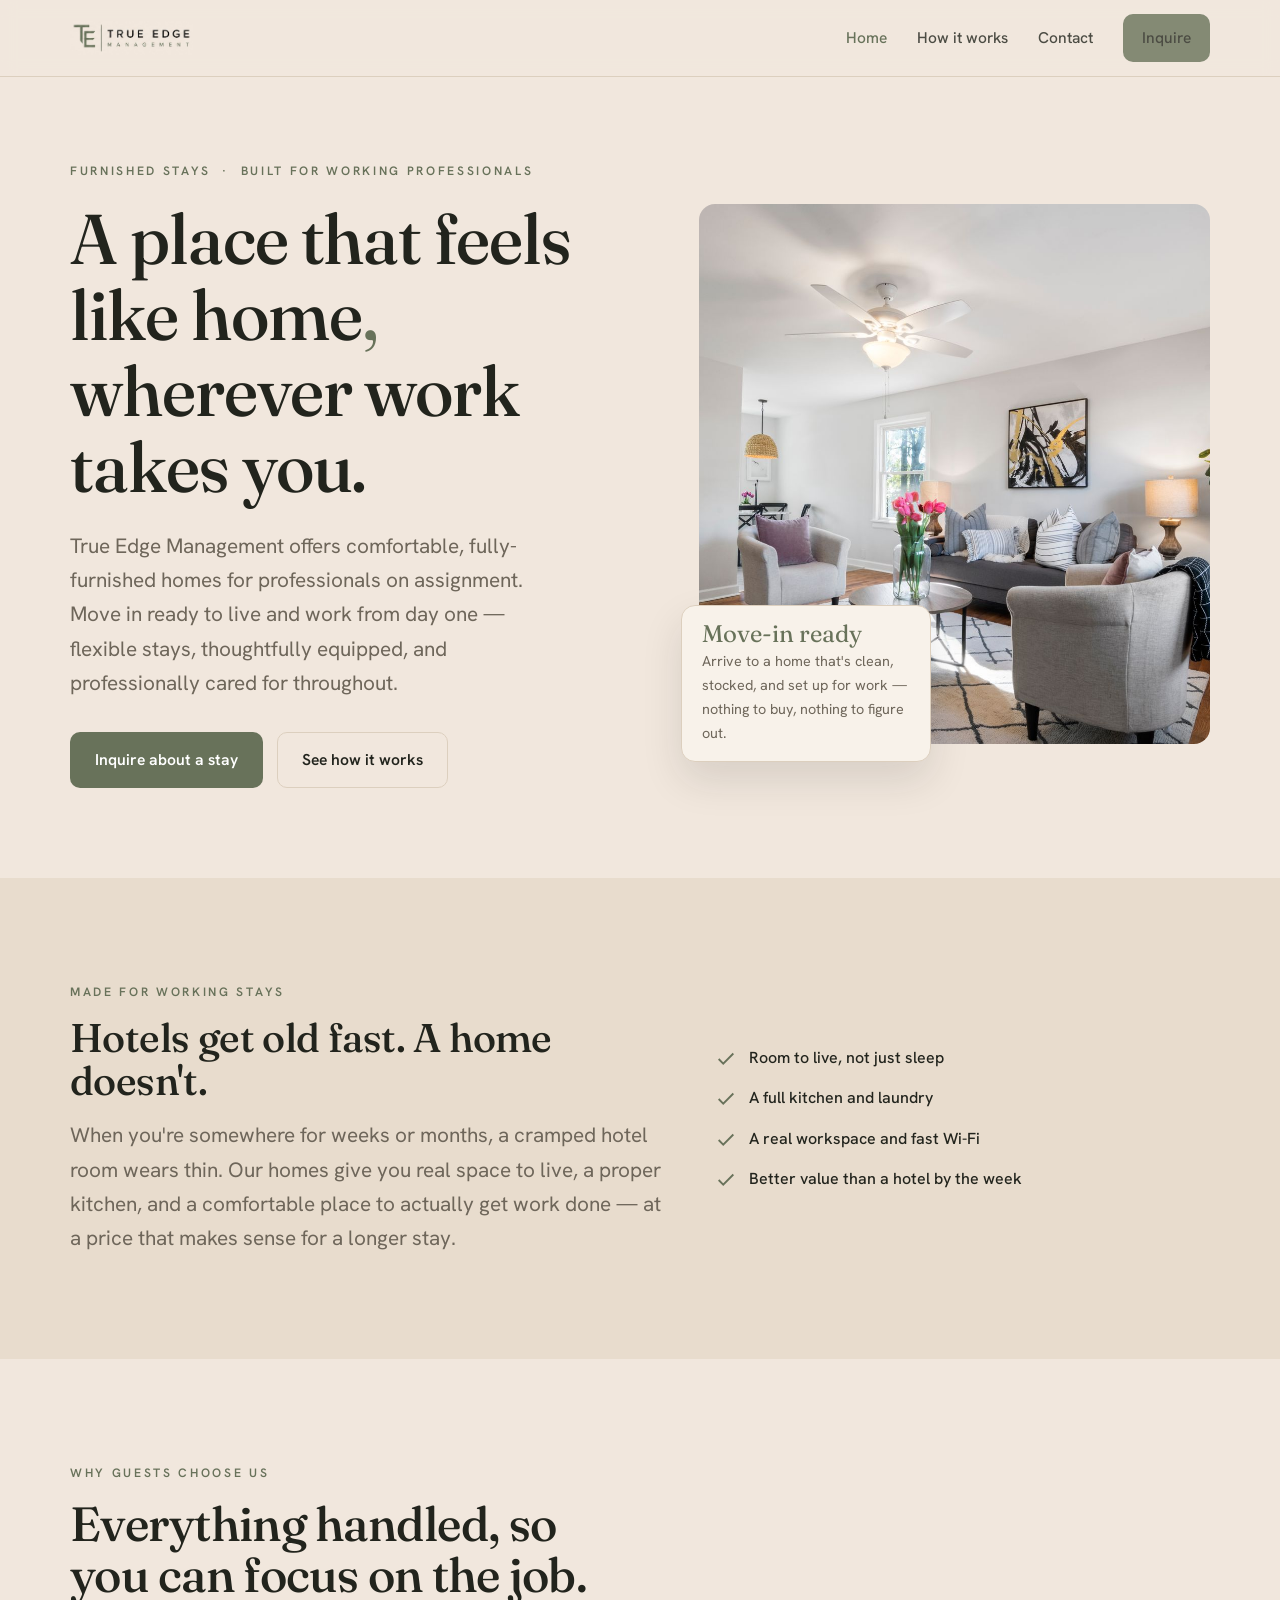
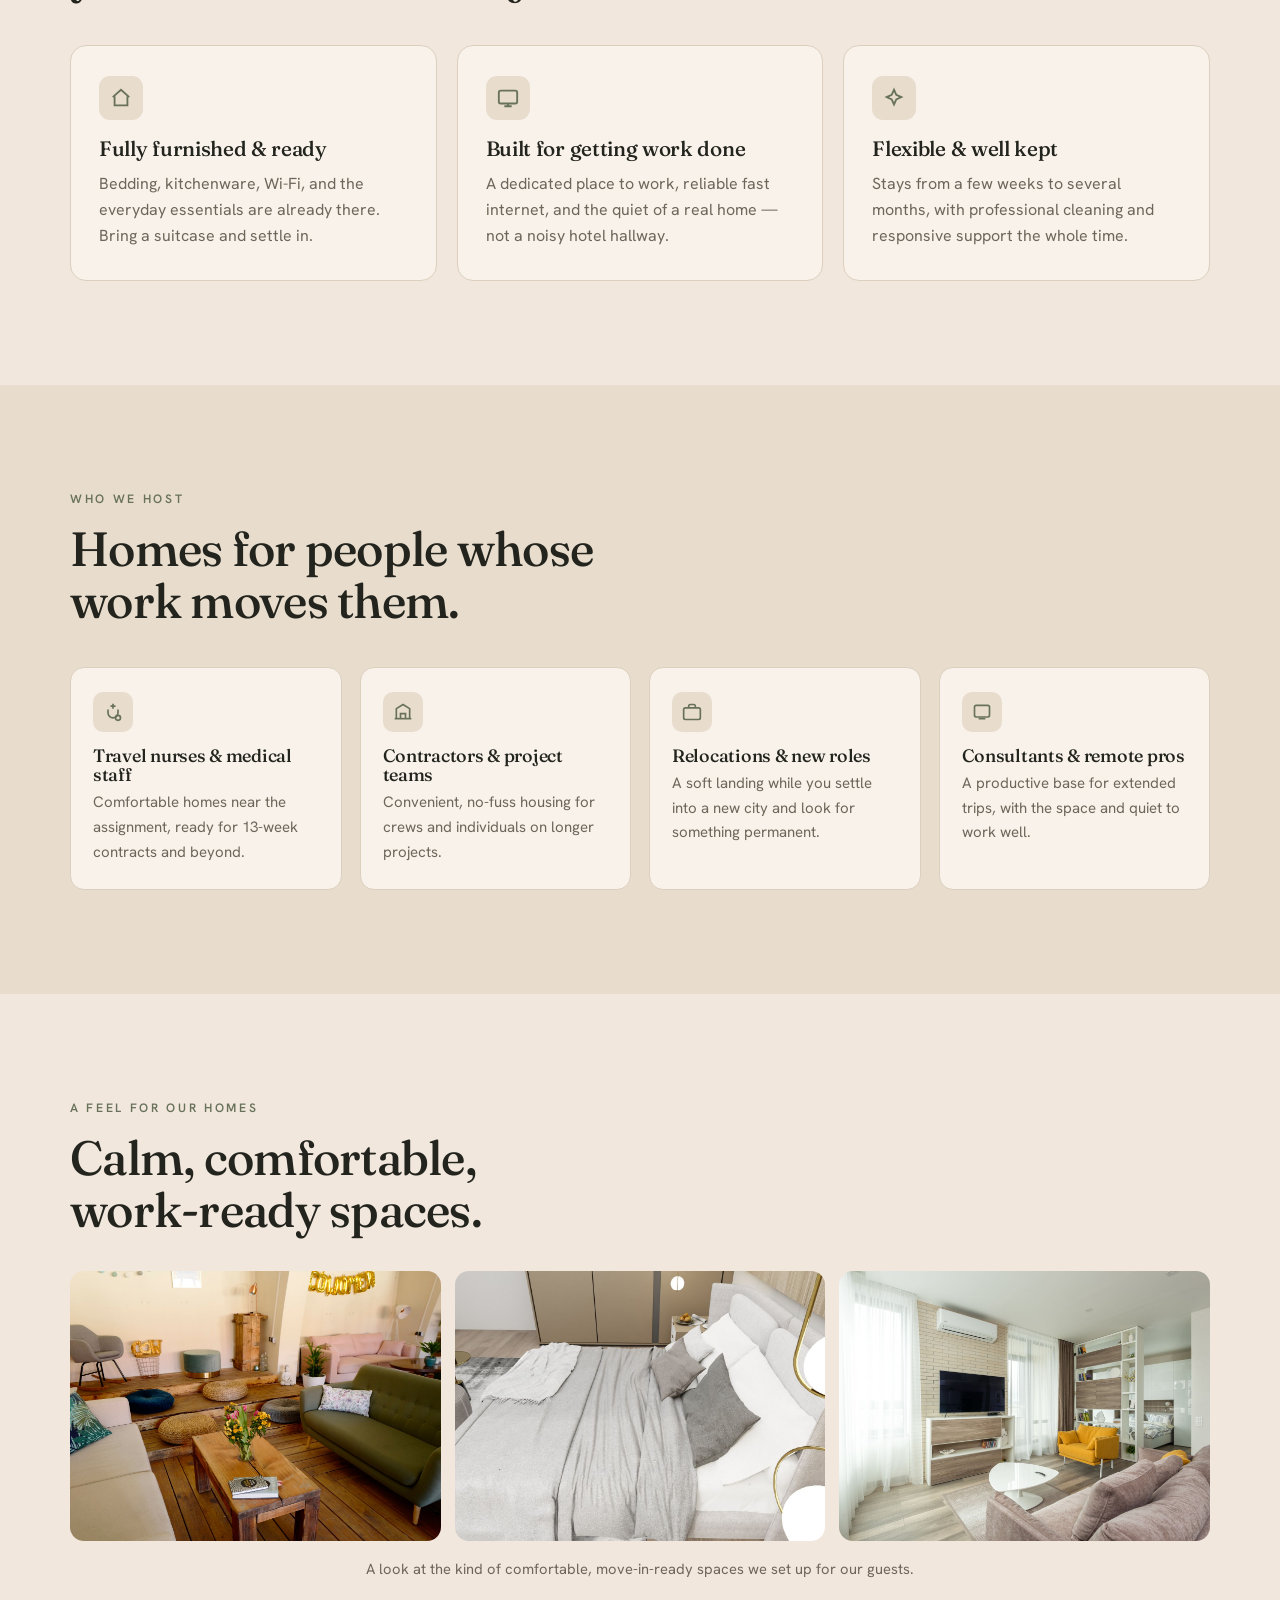
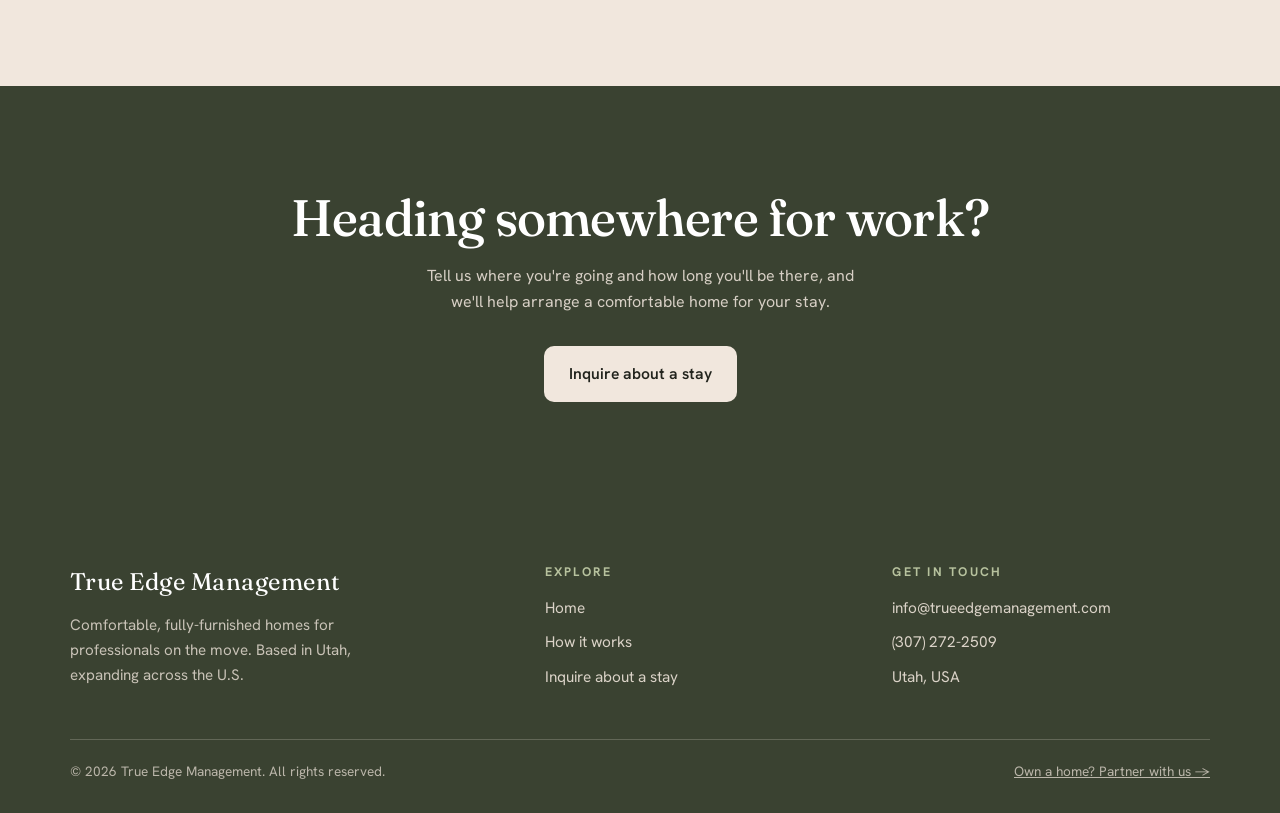
<file: index.html>
<!DOCTYPE html>
<!--
  =====================================================================
  TRUE EDGE MANAGEMENT — Home page  (index.html)
  Guest-focused version (for traveling professionals who stay in the homes).
  To change wording, look for the word  EDIT:  in the comments.
  =====================================================================
-->
<html lang="en">
<head>
  <meta charset="UTF-8" />
  <meta name="viewport" content="width=device-width, initial-scale=1.0" />
  <title>True Edge Management — Furnished homes for traveling professionals</title>
  <meta name="description" content="Comfortable, move-in-ready furnished homes for professionals on assignment. Fully equipped for living and working, flexible stays, professionally maintained. Based in Utah." />
  <link rel="preconnect" href="https://fonts.googleapis.com" />
  <link rel="preconnect" href="https://fonts.gstatic.com" crossorigin />
  <link href="https://fonts.googleapis.com/css2?family=Fraunces:ital,opsz,wght@0,9..144,400;0,9..144,500;0,9..144,600;1,9..144,400&family=Hanken+Grotesk:wght@400;500;600;700&display=swap" rel="stylesheet" />
  <link rel="stylesheet" href="style.css" />
</head>
<body>

  <!-- ============ HEADER / NAV (identical on every page) ============ -->
  <header class="site-header">
    <nav class="nav wrap" aria-label="Main">
      <a class="nav-logo" href="index.html" aria-label="True Edge Management — home">
        <img src="images/logo.png" alt="True Edge Management" />
      </a>
      <button class="nav-toggle" aria-label="Menu" aria-expanded="false"><span></span><span></span><span></span></button>
      <ul class="nav-links">
        <li><a href="index.html" class="active">Home</a></li>
        <li><a href="about.html">How it works</a></li>
        <li><a href="contact.html">Contact</a></li>
        <li><a href="contact.html" class="btn btn-primary nav-cta">Inquire</a></li>
      </ul>
    </nav>
  </header>

  <main>
    <!-- ============ HERO ============ -->
    <section class="hero">
      <div class="wrap hero-grid">
        <div>
          <!-- EDIT -->
          <p class="eyebrow reveal">Furnished stays &nbsp;·&nbsp; Built for working professionals</p>
          <!-- EDIT -->
          <h1 class="reveal d1">A place that feels like home<span style="color:var(--sage)">,</span> wherever work takes you.</h1>
          <!-- EDIT -->
          <p class="lede reveal d2">True Edge Management offers comfortable, fully-furnished homes for professionals on assignment. Move in ready to live and work from day one — flexible stays, thoughtfully equipped, and professionally cared for throughout.</p>
          <div class="hero-cta reveal d3">
            <a class="btn btn-primary" href="contact.html">Inquire about a stay</a>
            <a class="btn btn-line" href="about.html">See how it works</a>
          </div>
        </div>
        <figure class="hero-figure reveal d2">
          <img src="images/living-airy.jpg" alt="A bright, comfortably furnished living room" />
          <div class="cred-card">
            <!-- EDIT -->
            <div class="k">Move-in ready</div>
            <div class="v">Arrive to a home that's clean, stocked, and set up for work — nothing to buy, nothing to figure out.</div>
          </div>
        </figure>
      </div>
    </section>

    <!-- ============ MADE FOR WORKING STAYS ============ -->
    <section class="section section-band">
      <div class="wrap promise">
        <div>
          <p class="eyebrow">Made for working stays</p>
          <!-- EDIT -->
          <h2 style="margin-top:14px">Hotels get old fast. A home doesn't.</h2>
          <p class="lede" style="margin-top:16px">When you're somewhere for weeks or months, a cramped hotel room wears thin. Our homes give you real space to live, a proper kitchen, and a comfortable place to actually get work done — at a price that makes sense for a longer stay.</p>
        </div>
        <ul>
          <!-- EDIT: each line is a benefit of staying with you -->
          <li><svg width="22" height="22" viewBox="0 0 24 24" fill="none" stroke="currentColor" stroke-width="2"><path d="M20 6 9 17l-5-5"/></svg> Room to live, not just sleep</li>
          <li><svg width="22" height="22" viewBox="0 0 24 24" fill="none" stroke="currentColor" stroke-width="2"><path d="M20 6 9 17l-5-5"/></svg> A full kitchen and laundry</li>
          <li><svg width="22" height="22" viewBox="0 0 24 24" fill="none" stroke="currentColor" stroke-width="2"><path d="M20 6 9 17l-5-5"/></svg> A real workspace and fast Wi-Fi</li>
          <li><svg width="22" height="22" viewBox="0 0 24 24" fill="none" stroke="currentColor" stroke-width="2"><path d="M20 6 9 17l-5-5"/></svg> Better value than a hotel by the week</li>
        </ul>
      </div>
    </section>

    <!-- ============ THREE PILLARS ============ -->
    <section class="section">
      <div class="wrap">
        <div class="section-head">
          <p class="eyebrow">Why guests choose us</p>
          <h2>Everything handled, so you can focus on the job.</h2>
        </div>
        <div class="cards">
          <article class="card">
            <div class="ic"><svg width="22" height="22" viewBox="0 0 24 24" fill="none" stroke="currentColor" stroke-width="2"><path d="M3 11l9-8 9 8"/><path d="M5 10v10h14V10"/></svg></div>
            <!-- EDIT -->
            <h3>Fully furnished &amp; ready</h3>
            <p>Bedding, kitchenware, Wi-Fi, and the everyday essentials are already there. Bring a suitcase and settle in.</p>
          </article>
          <article class="card">
            <div class="ic"><svg width="22" height="22" viewBox="0 0 24 24" fill="none" stroke="currentColor" stroke-width="2"><rect x="2" y="4" width="20" height="14" rx="2"/><path d="M8 21h8M12 18v3"/></svg></div>
            <!-- EDIT -->
            <h3>Built for getting work done</h3>
            <p>A dedicated place to work, reliable fast internet, and the quiet of a real home — not a noisy hotel hallway.</p>
          </article>
          <article class="card">
            <div class="ic"><svg width="22" height="22" viewBox="0 0 24 24" fill="none" stroke="currentColor" stroke-width="2"><path d="m12 3 2.5 5.5L20 11l-5.5 2.5L12 19l-2.5-5.5L4 11l5.5-2.5z"/></svg></div>
            <!-- EDIT -->
            <h3>Flexible &amp; well kept</h3>
            <p>Stays from a few weeks to several months, with professional cleaning and responsive support the whole time.</p>
          </article>
        </div>
      </div>
    </section>

    <!-- ============ WHO IT'S FOR ============ -->
    <section class="section section-band">
      <div class="wrap">
        <div class="section-head">
          <p class="eyebrow">Who we host</p>
          <h2>Homes for people whose work moves them.</h2>
        </div>
        <div class="grid-4">
          <!-- EDIT: the kinds of professionals you want to host -->
          <div class="mini">
            <div class="ic"><svg width="20" height="20" viewBox="0 0 24 24" fill="none" stroke="currentColor" stroke-width="2"><path d="M12 2v6M9 5h6"/><path d="M6 9v4a6 6 0 0 0 12 0V9"/><circle cx="18" cy="19" r="3"/></svg></div>
            <h3>Travel nurses &amp; medical staff</h3>
            <p>Comfortable homes near the assignment, ready for 13-week contracts and beyond.</p>
          </div>
          <div class="mini">
            <div class="ic"><svg width="20" height="20" viewBox="0 0 24 24" fill="none" stroke="currentColor" stroke-width="2"><path d="M2 20h20"/><path d="M4 20V8l8-5 8 5v12"/><path d="M9 20v-6h6v6"/></svg></div>
            <h3>Contractors &amp; project teams</h3>
            <p>Convenient, no-fuss housing for crews and individuals on longer projects.</p>
          </div>
          <div class="mini">
            <div class="ic"><svg width="20" height="20" viewBox="0 0 24 24" fill="none" stroke="currentColor" stroke-width="2"><rect x="2" y="7" width="20" height="14" rx="2"/><path d="M8 7V5a2 2 0 0 1 2-2h4a2 2 0 0 1 2 2v2"/></svg></div>
            <h3>Relocations &amp; new roles</h3>
            <p>A soft landing while you settle into a new city and look for something permanent.</p>
          </div>
          <div class="mini">
            <div class="ic"><svg width="20" height="20" viewBox="0 0 24 24" fill="none" stroke="currentColor" stroke-width="2"><rect x="3" y="4" width="18" height="14" rx="2"/><path d="M8 20h8"/></svg></div>
            <h3>Consultants &amp; remote pros</h3>
            <p>A productive base for extended trips, with the space and quiet to work well.</p>
          </div>
        </div>
      </div>
    </section>

    <!-- ============ GALLERY ============ -->
    <section class="section">
      <div class="wrap">
        <div class="section-head">
          <p class="eyebrow">A feel for our homes</p>
          <h2>Calm, comfortable, work-ready spaces.</h2>
        </div>
        <div class="gallery">
          <img src="images/living-warm.jpg" alt="Warm, comfortable living space" />
          <img src="images/bedroom-taupe.jpg" alt="Restful furnished bedroom in neutral tones" />
          <img src="images/studio-bright.jpg" alt="Bright, open furnished interior" />
        </div>
        <!-- EDIT: honest caption — swap for photos of your real homes once you have them -->
        <p class="gallery-cap">A look at the kind of comfortable, move-in-ready spaces we set up for our guests.</p>
      </div>
    </section>

    <!-- ============ CTA BAND ============ -->
    <section class="section section-dark cta-band">
      <div class="wrap">
        <!-- EDIT -->
        <h2>Heading somewhere for work?</h2>
        <p>Tell us where you're going and how long you'll be there, and we'll help arrange a comfortable home for your stay.</p>
        <a class="btn btn-pale" href="contact.html">Inquire about a stay</a>
      </div>
    </section>
  </main>

  <!-- ============ FOOTER (identical on every page) ============ -->
  <footer class="site-footer">
    <div class="wrap">
      <div class="footer-top">
        <div class="footer-brand">
          <div class="wordmark">True Edge Management</div>
          <!-- EDIT -->
          <p>Comfortable, fully-furnished homes for professionals on the move. Based in Utah, expanding across the U.S.</p>
        </div>
        <div class="footer-col">
          <h4>Explore</h4>
          <a href="index.html">Home</a>
          <a href="about.html">How it works</a>
          <a href="contact.html">Inquire about a stay</a>
        </div>
        <div class="footer-col">
          <h4>Get in touch</h4>
          <!-- EDIT: contact details -->
          <a href="mailto:info@trueedgemanagement.com">info@trueedgemanagement.com</a>
          <a href="tel:13072722509">(307) 272-2509</a>
          <span>Utah, USA</span>
        </div>
      </div>
      <div class="footer-bottom">
        <span>© <span id="year"></span> True Edge Management. All rights reserved.</span>
        <!-- low-key path for property owners who land here -->
        <span><a href="contact.html" style="color:inherit">Own a home? Partner with us →</a></span>
      </div>
    </div>
  </footer>

  <script src="script.js"></script>
</body>
</html>
</file>
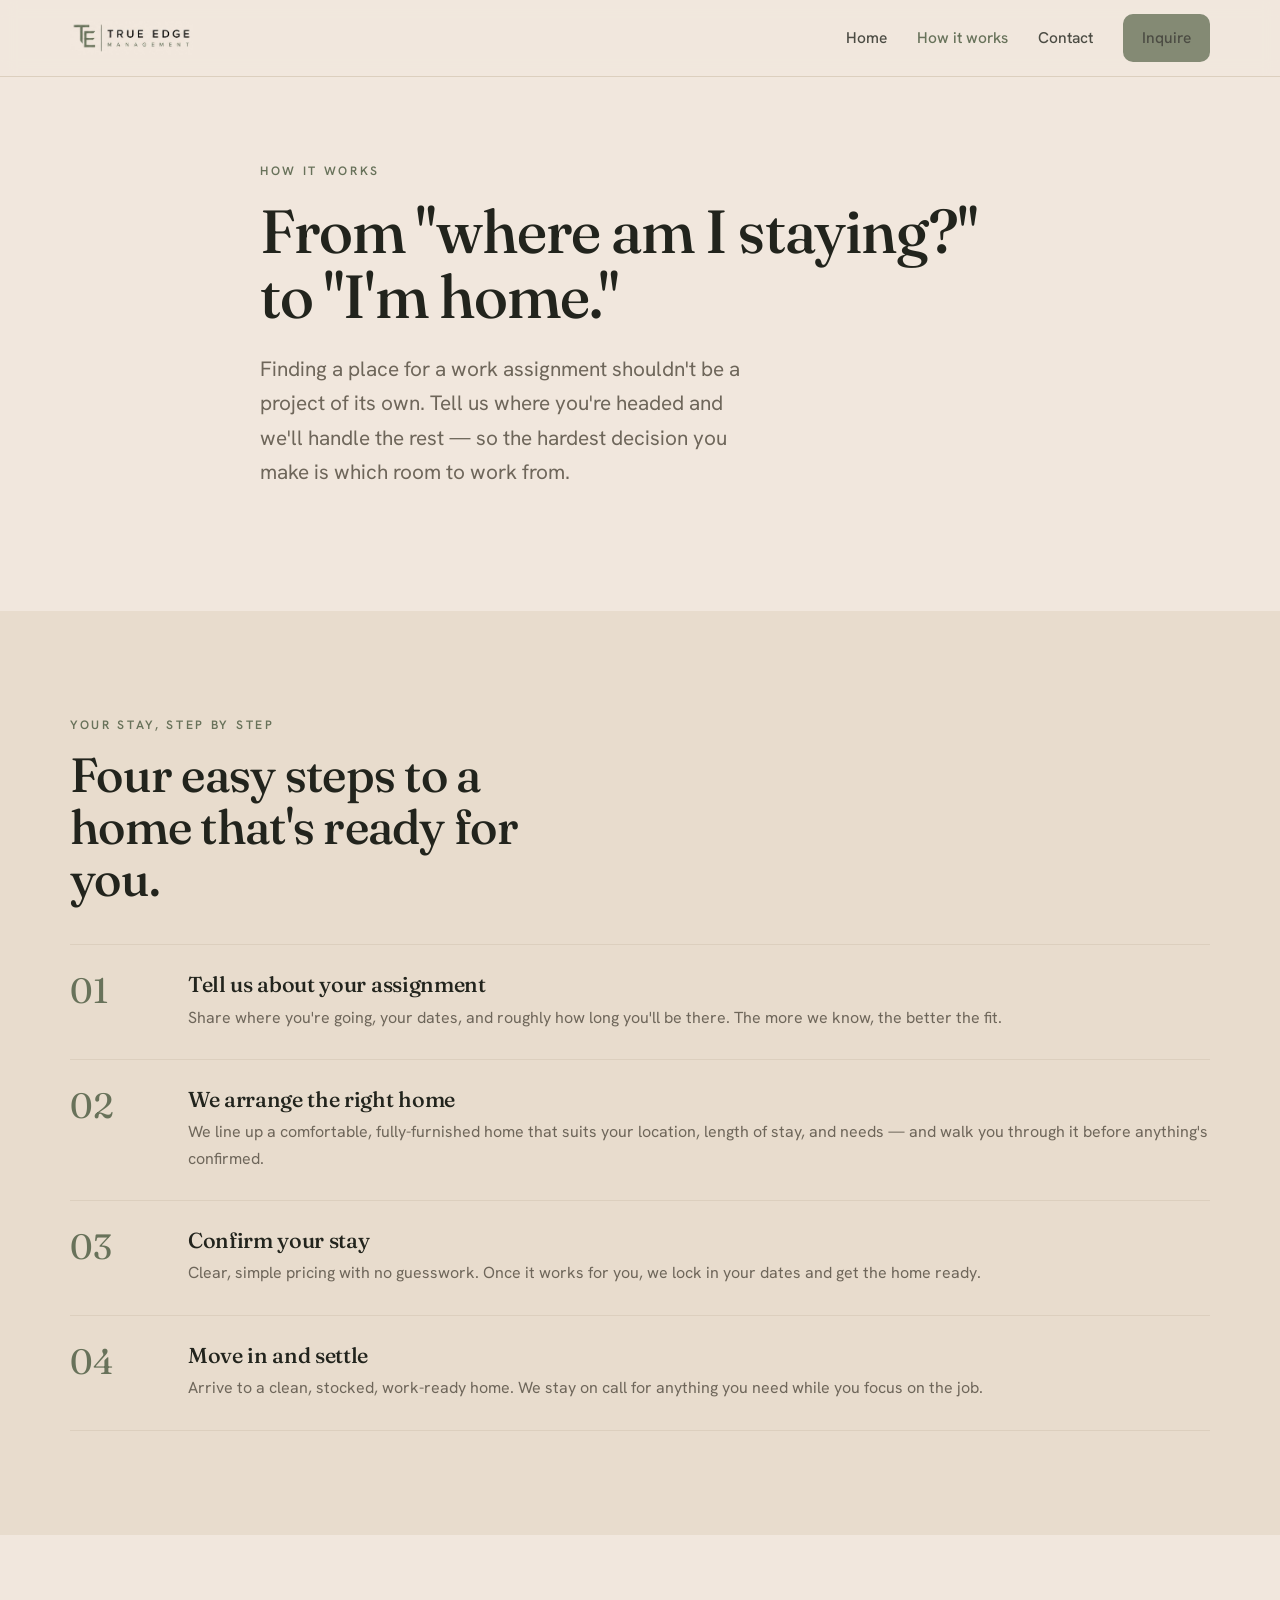
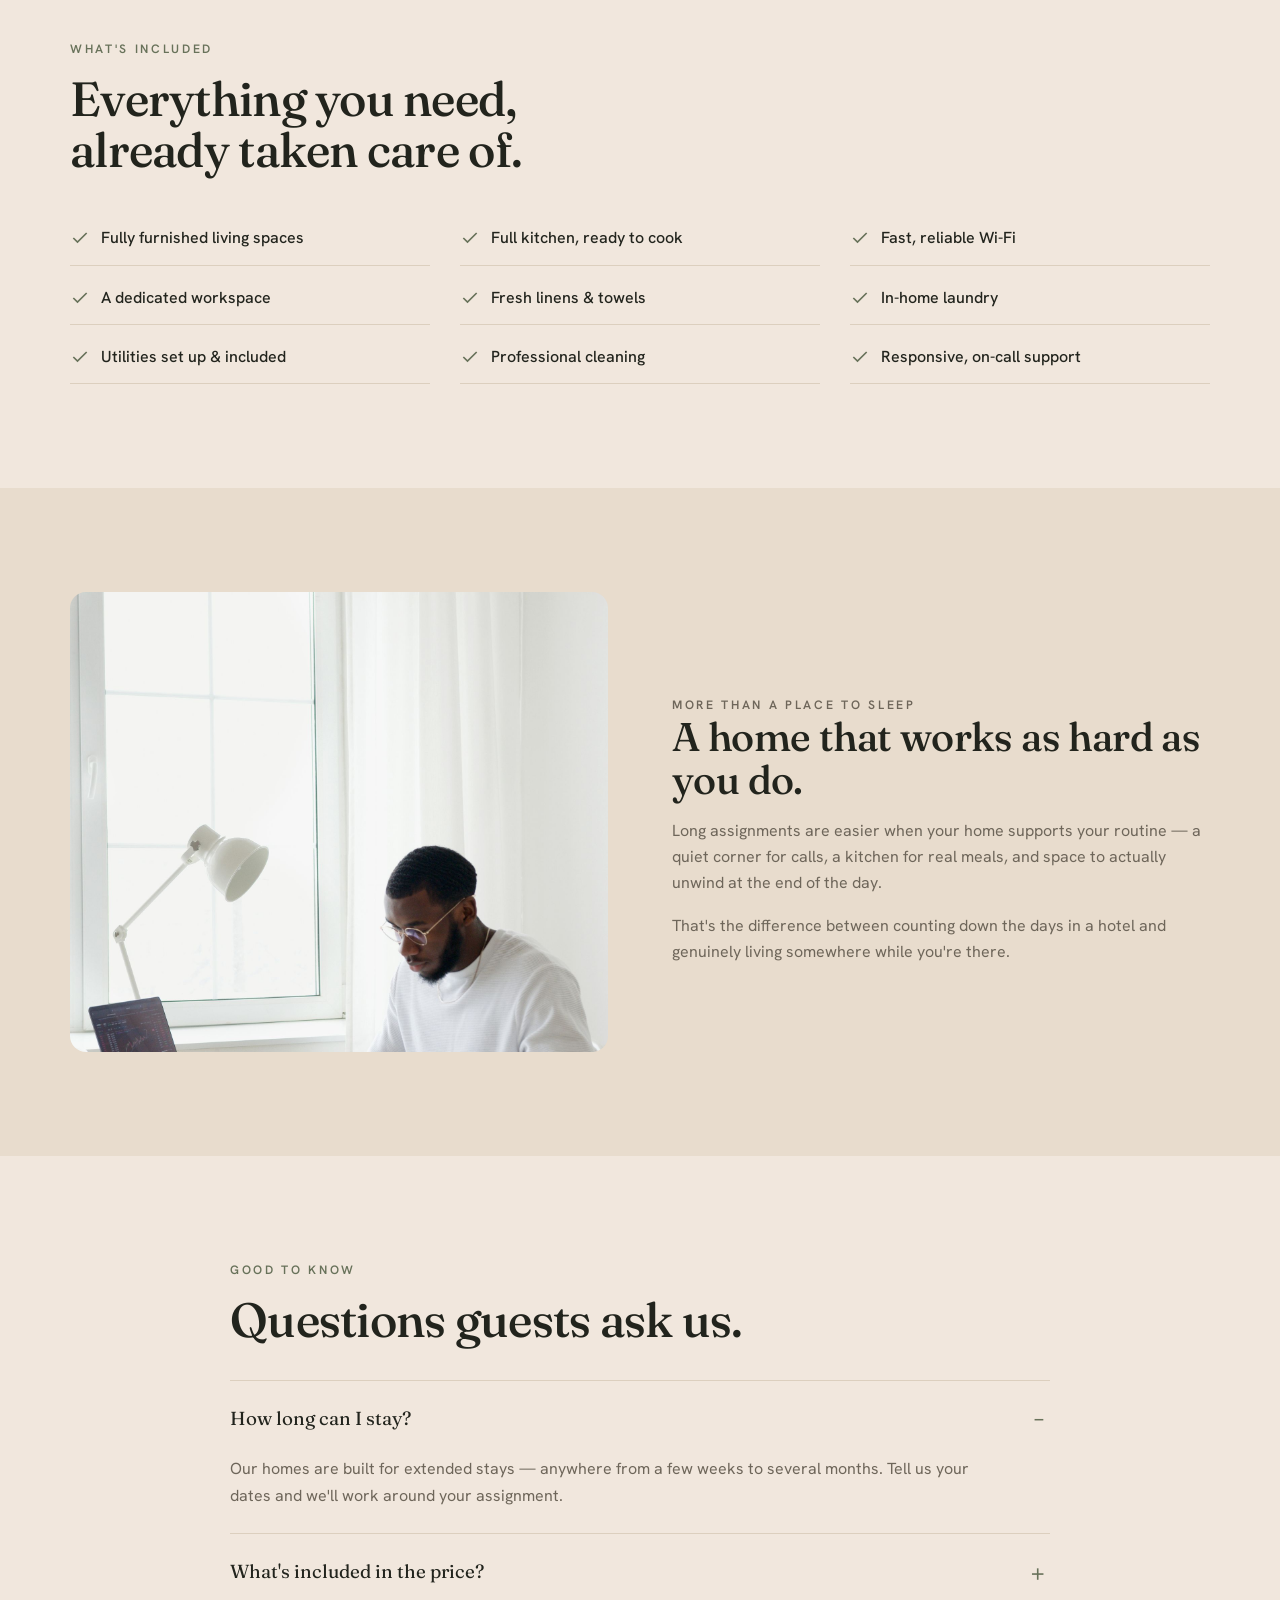
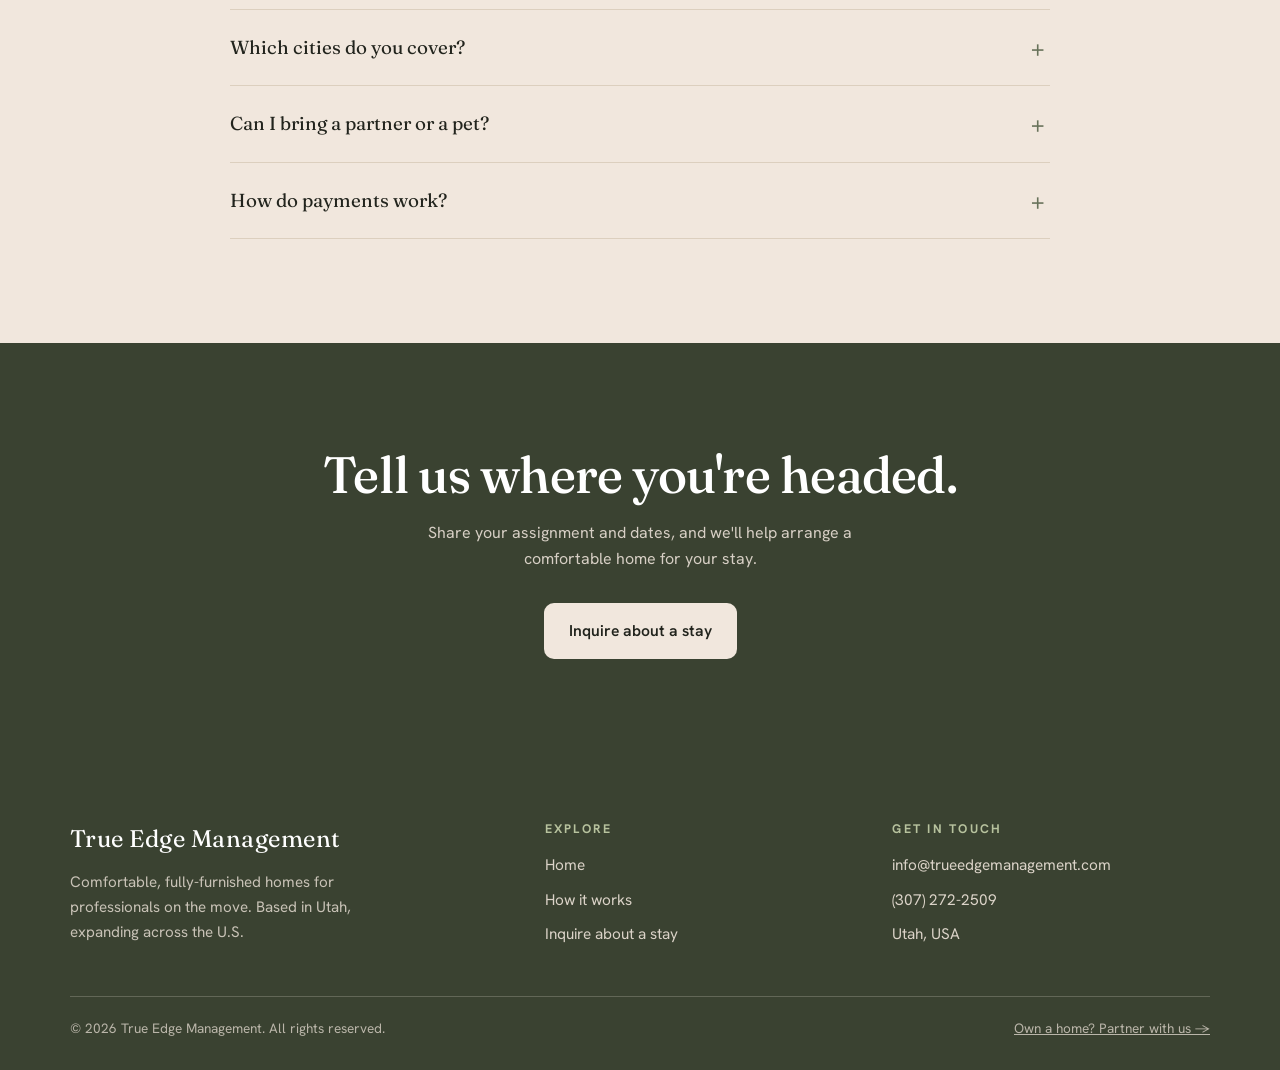
<file: about.html>
<!DOCTYPE html>
<!--
  =====================================================================
  TRUE EDGE MANAGEMENT — How it works  (about.html)  — guest version
  Edit wording wherever you see  EDIT:
  Please confirm the "What's included" list and FAQ answers match what
  you actually offer before publishing.
  =====================================================================
-->
<html lang="en">
<head>
  <meta charset="UTF-8" />
  <meta name="viewport" content="width=device-width, initial-scale=1.0" />
  <title>How It Works — True Edge Management</title>
  <meta name="description" content="How a True Edge stay works: tell us about your assignment, we arrange a furnished home for your dates, you move in and focus on work." />
  <link rel="preconnect" href="https://fonts.googleapis.com" />
  <link rel="preconnect" href="https://fonts.gstatic.com" crossorigin />
  <link href="https://fonts.googleapis.com/css2?family=Fraunces:ital,opsz,wght@0,9..144,400;0,9..144,500;0,9..144,600;1,9..144,400&family=Hanken+Grotesk:wght@400;500;600;700&display=swap" rel="stylesheet" />
  <link rel="stylesheet" href="style.css" />
</head>
<body>

  <header class="site-header">
    <nav class="nav wrap" aria-label="Main">
      <a class="nav-logo" href="index.html" aria-label="True Edge Management — home">
        <img src="images/logo.png" alt="True Edge Management" />
      </a>
      <button class="nav-toggle" aria-label="Menu" aria-expanded="false"><span></span><span></span><span></span></button>
      <ul class="nav-links">
        <li><a href="index.html">Home</a></li>
        <li><a href="about.html" class="active">How it works</a></li>
        <li><a href="contact.html">Contact</a></li>
        <li><a href="contact.html" class="btn btn-primary nav-cta">Inquire</a></li>
      </ul>
    </nav>
  </header>

  <main>
    <!-- ============ PAGE HERO ============ -->
    <section class="hero">
      <div class="wrap" style="max-width:760px">
        <p class="eyebrow reveal">How it works</p>
        <!-- EDIT -->
        <h1 class="reveal d1" style="font-size:clamp(2.4rem,5.5vw,3.8rem);margin-top:18px">From "where am I staying?" to "I'm home."</h1>
        <p class="lede reveal d2" style="margin-top:22px">Finding a place for a work assignment shouldn't be a project of its own. Tell us where you're headed and we'll handle the rest — so the hardest decision you make is which room to work from.</p>
      </div>
    </section>

    <!-- ============ THE FOUR STEPS ============ -->
    <section class="section section-band">
      <div class="wrap">
        <div class="section-head">
          <p class="eyebrow">Your stay, step by step</p>
          <h2>Four easy steps to a home that's ready for you.</h2>
        </div>
        <div class="steps">
          <!-- EDIT each step -->
          <div class="step"><div class="n">01</div><div><h3>Tell us about your assignment</h3><p>Share where you're going, your dates, and roughly how long you'll be there. The more we know, the better the fit.</p></div></div>
          <div class="step"><div class="n">02</div><div><h3>We arrange the right home</h3><p>We line up a comfortable, fully-furnished home that suits your location, length of stay, and needs — and walk you through it before anything's confirmed.</p></div></div>
          <div class="step"><div class="n">03</div><div><h3>Confirm your stay</h3><p>Clear, simple pricing with no guesswork. Once it works for you, we lock in your dates and get the home ready.</p></div></div>
          <div class="step"><div class="n">04</div><div><h3>Move in and settle</h3><p>Arrive to a clean, stocked, work-ready home. We stay on call for anything you need while you focus on the job.</p></div></div>
        </div>
      </div>
    </section>

    <!-- ============ WHAT'S INCLUDED ============ -->
    <section class="section">
      <div class="wrap">
        <div class="section-head">
          <p class="eyebrow">What's included</p>
          <h2>Everything you need, already taken care of.</h2>
        </div>
        <ul class="amenities">
          <!-- EDIT: confirm these match what you actually provide -->
          <li><svg width="20" height="20" viewBox="0 0 24 24" fill="none" stroke="currentColor" stroke-width="2"><path d="M20 6 9 17l-5-5"/></svg> Fully furnished living spaces</li>
          <li><svg width="20" height="20" viewBox="0 0 24 24" fill="none" stroke="currentColor" stroke-width="2"><path d="M20 6 9 17l-5-5"/></svg> Full kitchen, ready to cook</li>
          <li><svg width="20" height="20" viewBox="0 0 24 24" fill="none" stroke="currentColor" stroke-width="2"><path d="M20 6 9 17l-5-5"/></svg> Fast, reliable Wi-Fi</li>
          <li><svg width="20" height="20" viewBox="0 0 24 24" fill="none" stroke="currentColor" stroke-width="2"><path d="M20 6 9 17l-5-5"/></svg> A dedicated workspace</li>
          <li><svg width="20" height="20" viewBox="0 0 24 24" fill="none" stroke="currentColor" stroke-width="2"><path d="M20 6 9 17l-5-5"/></svg> Fresh linens &amp; towels</li>
          <li><svg width="20" height="20" viewBox="0 0 24 24" fill="none" stroke="currentColor" stroke-width="2"><path d="M20 6 9 17l-5-5"/></svg> In-home laundry</li>
          <li><svg width="20" height="20" viewBox="0 0 24 24" fill="none" stroke="currentColor" stroke-width="2"><path d="M20 6 9 17l-5-5"/></svg> Utilities set up &amp; included</li>
          <li><svg width="20" height="20" viewBox="0 0 24 24" fill="none" stroke="currentColor" stroke-width="2"><path d="M20 6 9 17l-5-5"/></svg> Professional cleaning</li>
          <li><svg width="20" height="20" viewBox="0 0 24 24" fill="none" stroke="currentColor" stroke-width="2"><path d="M20 6 9 17l-5-5"/></svg> Responsive, on-call support</li>
        </ul>
      </div>
    </section>

    <!-- ============ A NICE PLACE TO WORK (image split) ============ -->
    <section class="section section-band">
      <div class="wrap split">
        <div class="split-media">
          <img src="images/professional-home.jpg" alt="A professional working comfortably from a furnished home" />
        </div>
        <div>
          <p class="eyebrow">More than a place to sleep</p>
          <!-- EDIT -->
          <h2>A home that works as hard as you do.</h2>
          <p>Long assignments are easier when your home supports your routine — a quiet corner for calls, a kitchen for real meals, and space to actually unwind at the end of the day.</p>
          <p>That's the difference between counting down the days in a hotel and genuinely living somewhere while you're there.</p>
        </div>
      </div>
    </section>

    <!-- ============ FAQ ============ -->
    <section class="section">
      <div class="wrap" style="max-width:820px">
        <div class="section-head">
          <p class="eyebrow">Good to know</p>
          <h2>Questions guests ask us.</h2>
        </div>
        <div class="faq">
          <!-- EDIT: confirm these answers match how you actually operate -->
          <details open>
            <summary>How long can I stay?</summary>
            <p>Our homes are built for extended stays — anywhere from a few weeks to several months. Tell us your dates and we'll work around your assignment. <!-- EDIT: state your actual minimum/maximum --></p>
          </details>
          <details>
            <summary>What's included in the price?</summary>
            <p>Stays come fully furnished with Wi-Fi, a stocked kitchen, linens, laundry, utilities, and professional cleaning — so the price you're quoted is close to the price you pay, with no scramble for furniture or setup. <!-- EDIT: confirm specifics --></p>
          </details>
          <details>
            <summary>Which cities do you cover?</summary>
            <p>We're based in Utah and arranging homes in more locations as we grow. The best thing to do is tell us where you're headed — if we can host you there, we'll say so right away. <!-- EDIT --></p>
          </details>
          <details>
            <summary>Can I bring a partner or a pet?</summary>
            <p>Often, yes. Let us know up front who (and what) is coming, and we'll factor it into the home we arrange for you. <!-- EDIT: state your real pet/guest policy --></p>
          </details>
          <details>
            <summary>How do payments work?</summary>
            <p>Simple, predictable pricing for the length of your stay, laid out clearly before you commit — no hidden fees or surprises. <!-- EDIT: describe your actual payment terms --></p>
          </details>
        </div>
      </div>
    </section>

    <!-- ============ CTA BAND ============ -->
    <section class="section section-dark cta-band">
      <div class="wrap">
        <h2>Tell us where you're headed.</h2>
        <p>Share your assignment and dates, and we'll help arrange a comfortable home for your stay.</p>
        <a class="btn btn-pale" href="contact.html">Inquire about a stay</a>
      </div>
    </section>
  </main>

  <footer class="site-footer">
    <div class="wrap">
      <div class="footer-top">
        <div class="footer-brand">
          <div class="wordmark">True Edge Management</div>
          <p>Comfortable, fully-furnished homes for professionals on the move. Based in Utah, expanding across the U.S.</p>
        </div>
        <div class="footer-col">
          <h4>Explore</h4>
          <a href="index.html">Home</a>
          <a href="about.html">How it works</a>
          <a href="contact.html">Inquire about a stay</a>
        </div>
        <div class="footer-col">
          <h4>Get in touch</h4>
          <a href="mailto:info@trueedgemanagement.com">info@trueedgemanagement.com</a>
          <a href="tel:13072722509">(307) 272-2509</a>
          <span>Utah, USA</span>
        </div>
      </div>
      <div class="footer-bottom">
        <span>© <span id="year"></span> True Edge Management. All rights reserved.</span>
        <span><a href="contact.html" style="color:inherit">Own a home? Partner with us →</a></span>
      </div>
    </div>
  </footer>

  <script src="script.js"></script>
</body>
</html>
</file>
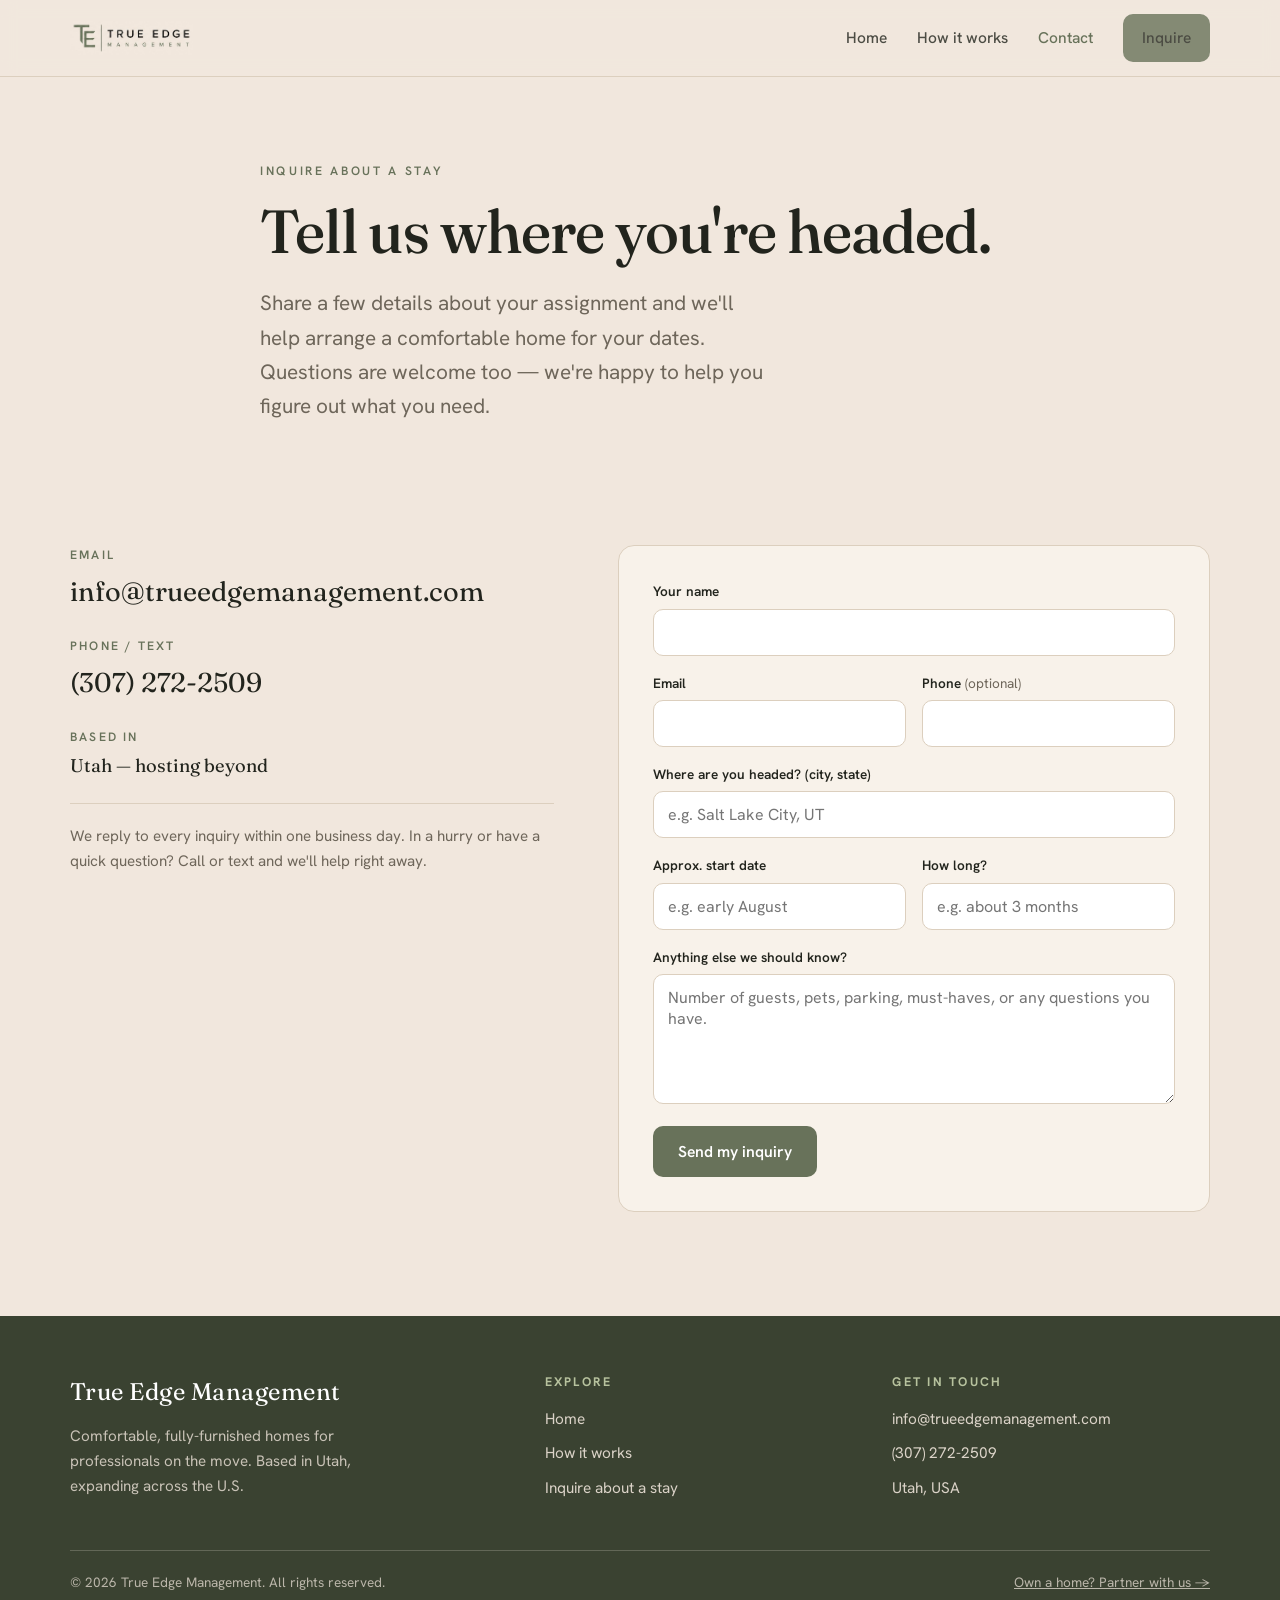
<file: contact.html>
<!DOCTYPE html>
<!--
  =====================================================================
  TRUE EDGE MANAGEMENT — Contact / Inquire  (contact.html) — guest version
  Email + phone work right away.
  The FORM needs a free Formspree connection — see  FORM SETUP  below.
  =====================================================================
-->
<html lang="en">
<head>
  <meta charset="UTF-8" />
  <meta name="viewport" content="width=device-width, initial-scale=1.0" />
  <title>Inquire About a Stay — True Edge Management</title>
  <meta name="description" content="Tell True Edge Management where you're headed and your dates, and we'll help arrange a comfortable furnished home for your stay." />
  <link rel="preconnect" href="https://fonts.googleapis.com" />
  <link rel="preconnect" href="https://fonts.gstatic.com" crossorigin />
  <link href="https://fonts.googleapis.com/css2?family=Fraunces:ital,opsz,wght@0,9..144,400;0,9..144,500;0,9..144,600;1,9..144,400&family=Hanken+Grotesk:wght@400;500;600;700&display=swap" rel="stylesheet" />
  <link rel="stylesheet" href="style.css" />
</head>
<body>

  <header class="site-header">
    <nav class="nav wrap" aria-label="Main">
      <a class="nav-logo" href="index.html" aria-label="True Edge Management — home">
        <img src="images/logo.png" alt="True Edge Management" />
      </a>
      <button class="nav-toggle" aria-label="Menu" aria-expanded="false"><span></span><span></span><span></span></button>
      <ul class="nav-links">
        <li><a href="index.html">Home</a></li>
        <li><a href="about.html">How it works</a></li>
        <li><a href="contact.html" class="active">Contact</a></li>
        <li><a href="contact.html" class="btn btn-primary nav-cta">Inquire</a></li>
      </ul>
    </nav>
  </header>

  <main>
    <section class="hero">
      <div class="wrap" style="max-width:760px">
        <p class="eyebrow reveal">Inquire about a stay</p>
        <!-- EDIT -->
        <h1 class="reveal d1" style="font-size:clamp(2.4rem,5.5vw,3.8rem);margin-top:18px">Tell us where you're headed.</h1>
        <p class="lede reveal d2" style="margin-top:22px">Share a few details about your assignment and we'll help arrange a comfortable home for your dates. Questions are welcome too — we're happy to help you figure out what you need.</p>
      </div>
    </section>

    <section class="section" style="padding-top:0">
      <div class="wrap contact-grid">

        <!-- ---- direct contact (works immediately) ---- -->
        <div class="contact-direct">
          <div class="contact-line">
            <div class="lbl">Email</div>
            <!-- EDIT -->
            <a href="mailto:info@trueedgemanagement.com">info@trueedgemanagement.com</a>
          </div>
          <div class="contact-line">
            <div class="lbl">Phone / text</div>
            <!-- EDIT -->
            <a href="tel:13072722509">(307) 272-2509</a>
          </div>
          <div class="contact-line">
            <div class="lbl">Based in</div>
            <a style="font-size:1.15rem" href="about.html">Utah — hosting beyond</a>
          </div>
          <!-- EDIT -->
          <p class="contact-note">We reply to every inquiry within one business day. In a hurry or have a quick question? Call or text and we'll help right away.</p>
        </div>

        <!-- ---- inquiry form ---- -->
        <!--
          FORM SETUP (about 2 minutes, free):
          1. Go to formspree.io and create a free account.
          2. Create a new form; it gives you a web address ending in a short ID.
          3. Replace  YOUR_FORM_ID  below with that ID.
          Until you do, the email and phone above still work perfectly.
        -->
        <form class="form" action="https://formspree.io/f/xeewypwv" method="POST">
          <input type="hidden" name="_subject" value="New stay inquiry — True Edge website" />
          <div class="field">
            <label for="name">Your name</label>
            <input id="name" name="name" type="text" required />
          </div>
          <div class="field row2">
            <div class="field">
              <label for="email">Email</label>
              <input id="email" name="email" type="email" required />
            </div>
            <div class="field">
              <label for="phone">Phone <span style="color:var(--muted);font-weight:400">(optional)</span></label>
              <input id="phone" name="phone" type="tel" />
            </div>
          </div>
          <div class="field">
            <label for="dest">Where are you headed? (city, state)</label>
            <input id="dest" name="destination" type="text" placeholder="e.g. Salt Lake City, UT" />
          </div>
          <div class="field row2">
            <div class="field">
              <label for="start">Approx. start date</label>
              <input id="start" name="start_date" type="text" placeholder="e.g. early August" />
            </div>
            <div class="field">
              <label for="length">How long?</label>
              <input id="length" name="length_of_stay" type="text" placeholder="e.g. about 3 months" />
            </div>
          </div>
          <div class="field">
            <label for="message">Anything else we should know?</label>
            <textarea id="message" name="message" placeholder="Number of guests, pets, parking, must-haves, or any questions you have."></textarea>
          </div>
          <button class="btn btn-primary" type="submit">Send my inquiry</button>
        </form>
      </div>
    </section>
  </main>

  <footer class="site-footer">
    <div class="wrap">
      <div class="footer-top">
        <div class="footer-brand">
          <div class="wordmark">True Edge Management</div>
          <p>Comfortable, fully-furnished homes for professionals on the move. Based in Utah, expanding across the U.S.</p>
        </div>
        <div class="footer-col">
          <h4>Explore</h4>
          <a href="index.html">Home</a>
          <a href="about.html">How it works</a>
          <a href="contact.html">Inquire about a stay</a>
        </div>
        <div class="footer-col">
          <h4>Get in touch</h4>
          <a href="mailto:info@trueedgemanagement.com">info@trueedgemanagement.com</a>
          <a href="tel:13072722509">(307) 272-2509</a>
          <span>Utah, USA</span>
        </div>
      </div>
      <div class="footer-bottom">
        <span>© <span id="year"></span> True Edge Management. All rights reserved.</span>
        <span><a href="contact.html" style="color:inherit">Own a home? Partner with us →</a></span>
      </div>
    </div>
  </footer>

  <script src="script.js"></script>
</body>
</html>
</file>
<file: style.css>
/* ============================================================
   TRUE EDGE MANAGEMENT — site styles
   ------------------------------------------------------------
   All three pages share this one file. To re-theme the whole
   site, change the color values just below.
   Colors are taken directly from your logo.
   ============================================================ */

:root {
  --bone:     #F1E7DD;  /* page background — matches your logo */
  --bone-2:   #F8F2EA;  /* cards / raised surfaces */
  --bone-3:   #E8DCCD;  /* alternating section bands */
  --sage:     #68725A;  /* your brand green */
  --sage-2:   #57614A;  /* darker green (button hover) */
  --sage-ink: #3A4231;  /* deepest green (footer, dark bands) */
  --ink:      #22241D;  /* main text */
  --muted:    #6E665A;  /* secondary text */
  --line:     #DCCFBE;  /* hairlines */
  --white:    #FFFFFF;

  --display: "Fraunces", Georgia, "Times New Roman", serif;
  --body:    "Hanken Grotesk", system-ui, -apple-system, sans-serif;

  --maxw: 1140px;
  --radius: 16px;
}

/* ---------- base ---------- */
* { box-sizing: border-box; margin: 0; padding: 0; }
html { scroll-behavior: smooth; }
body {
  font-family: var(--body);
  background: var(--bone);
  color: var(--ink);
  line-height: 1.65;
  -webkit-font-smoothing: antialiased;
}
img { max-width: 100%; display: block; }
a { color: inherit; }

.wrap { width: min(var(--maxw), 92vw); margin-inline: auto; }

:focus-visible { outline: 3px solid var(--sage); outline-offset: 3px; border-radius: 4px; }

/* ---------- type helpers ---------- */
h1, h2, h3 { font-family: var(--display); font-weight: 500; line-height: 1.08; letter-spacing: -0.015em; color: var(--ink); }
.eyebrow {
  font-family: var(--body); font-weight: 600; font-size: .76rem;
  letter-spacing: .22em; text-transform: uppercase; color: var(--sage);
}
.lede { font-size: clamp(1.08rem, 2.2vw, 1.3rem); color: var(--muted); }
.serif-i { font-style: italic; }

/* a thin vertical rule — echoes the divider bar in your logo */
.rule-v { display: inline-block; width: 1px; height: 1.1em; background: var(--line); vertical-align: middle; }

/* ---------- buttons ---------- */
.btn {
  display: inline-flex; align-items: center; gap: 9px;
  font-family: var(--body); font-weight: 600; font-size: .98rem;
  text-decoration: none; padding: 14px 24px; border-radius: 10px;
  border: 1px solid transparent; cursor: pointer;
  transition: transform .15s ease, background .15s ease, border-color .15s ease;
}
.btn-primary { background: var(--sage); color: var(--white); }
.btn-primary:hover { background: var(--sage-2); transform: translateY(-2px); }
.btn-line { background: transparent; color: var(--ink); border-color: var(--line); }
.btn-line:hover { border-color: var(--ink); transform: translateY(-2px); }
.btn-pale { background: var(--bone); color: var(--ink); }
.btn-pale:hover { background: var(--white); transform: translateY(-2px); }

/* ---------- nav ---------- */
.site-header {
  position: sticky; top: 0; z-index: 50;
  background: color-mix(in srgb, var(--bone) 88%, transparent);
  backdrop-filter: blur(8px);
  border-bottom: 1px solid var(--line);
}
.nav { display: flex; align-items: center; justify-content: space-between; padding: 14px 0; }
.nav-logo img { height: 34px; width: auto; }
.nav-links { display: flex; align-items: center; gap: 30px; list-style: none; }
.nav-links a { text-decoration: none; color: var(--ink); font-weight: 500; font-size: .97rem; opacity: .8; }
.nav-links a:hover, .nav-links a.active { opacity: 1; color: var(--sage); }
.nav-cta { padding: 10px 18px; }
.nav-toggle { display: none; background: none; border: 0; cursor: pointer; padding: 8px; }
.nav-toggle span { display: block; width: 24px; height: 2px; background: var(--ink); margin: 5px 0; transition: .2s; }

@media (max-width: 760px) {
  .nav-toggle { display: block; }
  .nav-links {
    position: absolute; top: 100%; left: 0; right: 0;
    flex-direction: column; align-items: flex-start; gap: 4px;
    background: var(--bone-2); border-bottom: 1px solid var(--line);
    padding: 14px 4vw 22px; display: none;
  }
  .nav-links.open { display: flex; }
  .nav-links a { padding: 8px 0; font-size: 1.05rem; }
  .nav-cta { margin-top: 8px; }
}

/* ---------- generic section rhythm ---------- */
.section { padding: clamp(56px, 9vw, 104px) 0; }
.section-band { background: var(--bone-3); }
.section-dark { background: var(--sage-ink); color: var(--bone); }
.section-head { max-width: 60ch; }
.section-head h2 { font-size: clamp(1.9rem, 4.4vw, 3rem); margin: 14px 0 0; }
.section-head .lede { margin-top: 18px; }

/* ---------- hero ---------- */
.hero { padding: clamp(40px, 7vw, 84px) 0 clamp(48px, 7vw, 90px); }
.hero-grid { display: grid; grid-template-columns: 1.05fr 0.95fr; gap: clamp(28px, 5vw, 64px); align-items: center; }
.hero h1 { font-size: clamp(2.6rem, 6vw, 4.4rem); margin: 20px 0 0; }
.hero .lede { margin: 24px 0 32px; max-width: 42ch; }
.hero-cta { display: flex; flex-wrap: wrap; gap: 14px; }
.hero-figure { position: relative; }
.hero-figure > img { width: 100%; height: clamp(340px, 46vw, 540px); object-fit: cover; border-radius: var(--radius); }
.cred-card {
  position: absolute; left: -18px; bottom: -18px;
  background: var(--bone-2); border: 1px solid var(--line);
  border-radius: 14px; padding: 16px 20px; box-shadow: 0 18px 40px rgba(34,36,29,.12);
  max-width: 250px;
}
.cred-card .k { font-family: var(--display); font-size: 1.5rem; color: var(--sage); line-height: 1; }
.cred-card .v { font-size: .9rem; color: var(--muted); margin-top: 4px; }
@media (max-width: 860px) {
  .hero-grid { grid-template-columns: 1fr; }
  .hero-figure { order: -1; }
  .cred-card { left: 12px; bottom: 12px; }
}

/* ---------- "removes the headache" promise strip ---------- */
.promise { display: grid; grid-template-columns: 1.2fr 1fr; gap: clamp(24px, 4vw, 56px); align-items: center; }
.promise h2 { font-size: clamp(1.7rem, 3.6vw, 2.5rem); }
.promise ul { list-style: none; display: grid; gap: 14px; }
.promise li { display: flex; gap: 12px; align-items: flex-start; color: var(--ink); font-weight: 500; }
.promise li svg { flex: none; margin-top: 3px; color: var(--sage); }
@media (max-width: 760px) { .promise { grid-template-columns: 1fr; } }

/* ---------- pillars / cards ---------- */
.cards { display: grid; grid-template-columns: repeat(3, 1fr); gap: 20px; margin-top: 44px; }
.card {
  background: var(--bone-2); border: 1px solid var(--line);
  border-radius: var(--radius); padding: 30px 28px;
  transition: transform .18s ease, box-shadow .18s ease;
}
.card:hover { transform: translateY(-4px); box-shadow: 0 16px 36px rgba(34,36,29,.09); }
.card .ic { width: 44px; height: 44px; display: grid; place-items: center; border-radius: 11px; background: var(--bone-3); color: var(--sage); margin-bottom: 18px; }
.card h3 { font-size: 1.3rem; }
.card p { color: var(--muted); margin-top: 10px; font-size: 1rem; }
@media (max-width: 820px) { .cards { grid-template-columns: 1fr; } }

/* ---------- who we host (image + text) ---------- */
.split { display: grid; grid-template-columns: 1fr 1fr; gap: clamp(28px, 5vw, 64px); align-items: center; }
.split.reverse .split-media { order: 2; }
.split-media img { width: 100%; height: clamp(300px, 40vw, 460px); object-fit: cover; border-radius: var(--radius); }
.split h2 { font-size: clamp(1.7rem, 3.6vw, 2.5rem); }
.split p { color: var(--muted); margin-top: 16px; }
@media (max-width: 820px) {
  .split { grid-template-columns: 1fr; }
  .split.reverse .split-media { order: -1; }
}

/* ---------- steps (how it works) ---------- */
.steps { display: grid; gap: 0; margin-top: 40px; border-top: 1px solid var(--line); }
.step { display: grid; grid-template-columns: 92px 1fr; gap: 26px; padding: 28px 0; border-bottom: 1px solid var(--line); align-items: start; }
.step .n { font-family: var(--display); font-size: 2.2rem; color: var(--sage); line-height: 1; }
.step h3 { font-size: 1.35rem; }
.step p { color: var(--muted); margin-top: 8px; }
@media (max-width: 620px) { .step { grid-template-columns: 60px 1fr; gap: 16px; } .step .n { font-size: 1.7rem; } }

/* ---------- two-column "we handle / you keep" ---------- */
.ledger { display: grid; grid-template-columns: 1fr 1fr; gap: 20px; margin-top: 40px; }
.ledger-col { background: var(--bone-2); border: 1px solid var(--line); border-radius: var(--radius); padding: 28px; }
.ledger-col.keep { background: var(--sage-ink); color: var(--bone); border-color: var(--sage-ink); }
.ledger-col h3 { font-size: 1.25rem; margin-bottom: 16px; }
.ledger-col.keep h3 { color: var(--white); }
.ledger-col ul { list-style: none; display: grid; gap: 12px; }
.ledger-col li { display: flex; gap: 11px; align-items: flex-start; }
.ledger-col li svg { flex: none; margin-top: 4px; color: var(--sage); }
.ledger-col.keep li svg { color: #B7C29E; }
@media (max-width: 720px) { .ledger { grid-template-columns: 1fr; } }

/* ---------- FAQ (uses native <details>) ---------- */
.faq { margin-top: 34px; border-top: 1px solid var(--line); }
.faq details { border-bottom: 1px solid var(--line); }
.faq summary {
  list-style: none; cursor: pointer; padding: 22px 44px 22px 0; position: relative;
  font-family: var(--display); font-size: 1.18rem; color: var(--ink);
}
.faq summary::-webkit-details-marker { display: none; }
.faq summary::after {
  content: "+"; position: absolute; right: 6px; top: 18px;
  font-family: var(--body); font-size: 1.5rem; color: var(--sage); transition: transform .2s ease;
}
.faq details[open] summary::after { content: "–"; }
.faq p { color: var(--muted); padding: 0 44px 24px 0; }

/* ---------- CTA band ---------- */
.cta-band { text-align: center; }
.cta-band h2 { font-size: clamp(2rem, 5vw, 3.2rem); color: var(--white); }
.cta-band p { color: color-mix(in srgb, var(--bone) 86%, transparent); max-width: 48ch; margin: 18px auto 30px; }

/* ---------- contact ---------- */
.contact-grid { display: grid; grid-template-columns: 0.9fr 1.1fr; gap: clamp(30px, 5vw, 70px); align-items: start; }
.contact-direct { display: grid; gap: 22px; }
.contact-line .lbl { font-size: .76rem; letter-spacing: .18em; text-transform: uppercase; color: var(--sage); font-weight: 600; }
.contact-line a { display: inline-block; margin-top: 4px; font-family: var(--display); font-size: clamp(1.3rem, 3vw, 1.7rem); text-decoration: none; color: var(--ink); }
.contact-line a:hover { color: var(--sage); }
.contact-note { color: var(--muted); font-size: .95rem; border-top: 1px solid var(--line); padding-top: 20px; }
@media (max-width: 820px) { .contact-grid { grid-template-columns: 1fr; } }

/* ---------- form ---------- */
.form { background: var(--bone-2); border: 1px solid var(--line); border-radius: var(--radius); padding: clamp(22px, 3vw, 34px); display: grid; gap: 16px; }
.field { display: grid; gap: 6px; }
.field.row2 { grid-template-columns: 1fr 1fr; gap: 16px; }
.field.row2 > .field { gap: 6px; }
.field label { font-size: .85rem; font-weight: 600; color: var(--ink); }
.field input, .field textarea {
  font-family: var(--body); font-size: 1rem; color: var(--ink);
  background: var(--white); border: 1px solid var(--line); border-radius: 10px; padding: 12px 14px;
}
.field textarea { min-height: 130px; resize: vertical; }
.field input:focus, .field textarea:focus { outline: none; border-color: var(--sage); box-shadow: 0 0 0 3px color-mix(in srgb, var(--sage) 22%, transparent); }
.form button { justify-self: start; margin-top: 6px; }
@media (max-width: 520px) { .field.row2 { grid-template-columns: 1fr; } }

/* ---------- footer ---------- */
.site-footer { background: var(--sage-ink); color: var(--bone); padding: 56px 0 30px; }
.footer-top { display: grid; grid-template-columns: 1.4fr 1fr 1fr; gap: 30px; }
.footer-brand .wordmark { font-family: var(--display); font-size: 1.5rem; color: var(--white); letter-spacing: .02em; }
.footer-brand p { color: color-mix(in srgb, var(--bone) 78%, transparent); margin-top: 12px; max-width: 32ch; font-size: .95rem; }
.footer-col h4 { font-family: var(--body); font-size: .78rem; letter-spacing: .18em; text-transform: uppercase; color: #B7C29E; margin-bottom: 14px; }
.footer-col a, .footer-col span { display: block; text-decoration: none; color: color-mix(in srgb, var(--bone) 88%, transparent); margin-bottom: 9px; font-size: .96rem; }
.footer-col a:hover { color: var(--white); }
.footer-bottom { border-top: 1px solid color-mix(in srgb, var(--bone) 22%, transparent); margin-top: 40px; padding-top: 20px; display: flex; flex-wrap: wrap; gap: 10px; justify-content: space-between; font-size: .85rem; color: color-mix(in srgb, var(--bone) 70%, transparent); }
@media (max-width: 720px) { .footer-top { grid-template-columns: 1fr 1fr; } .footer-brand { grid-column: 1 / -1; } }

/* ---------- entrance animation ---------- */
.reveal { opacity: 0; transform: translateY(16px); animation: rise .7s ease forwards; }
.reveal.d1 { animation-delay: .08s; } .reveal.d2 { animation-delay: .16s; } .reveal.d3 { animation-delay: .24s; }
@keyframes rise { to { opacity: 1; transform: none; } }
@media (prefers-reduced-motion: reduce) {
  .reveal { animation: none; opacity: 1; transform: none; }
  html { scroll-behavior: auto; }
  * { transition: none !important; }
}

/* ============================================================
   Additions for the guest-focused version
   ============================================================ */
.grid-4 { display: grid; grid-template-columns: repeat(4, 1fr); gap: 18px; margin-top: 40px; }
.mini { background: var(--bone-2); border: 1px solid var(--line); border-radius: 14px; padding: 24px 22px; }
.mini .ic { width: 40px; height: 40px; display: grid; place-items: center; border-radius: 10px; background: var(--bone-3); color: var(--sage); margin-bottom: 14px; }
.mini h3 { font-size: 1.12rem; }
.mini p { color: var(--muted); font-size: .94rem; margin-top: 6px; }
@media (max-width: 900px) { .grid-4 { grid-template-columns: 1fr 1fr; } }
@media (max-width: 520px) { .grid-4 { grid-template-columns: 1fr; } }

/* included-with-your-stay checklist */
.amenities { list-style: none; display: grid; grid-template-columns: repeat(3, 1fr); gap: 6px 30px; margin-top: 36px; }
.amenities li { display: flex; gap: 11px; align-items: flex-start; padding: 13px 0; border-bottom: 1px solid var(--line); font-weight: 500; }
.amenities li svg { flex: none; margin-top: 3px; color: var(--sage); }
@media (max-width: 760px) { .amenities { grid-template-columns: 1fr 1fr; } }
@media (max-width: 480px) { .amenities { grid-template-columns: 1fr; } }

/* simple image gallery */
.gallery { display: grid; grid-template-columns: repeat(3, 1fr); gap: 14px; margin-top: 36px; }
.gallery img { width: 100%; height: 270px; object-fit: cover; border-radius: 14px; }
.gallery-cap { color: var(--muted); font-size: .92rem; margin-top: 16px; text-align: center; }
@media (max-width: 760px) { .gallery { grid-template-columns: 1fr 1fr; } .gallery img { height: 200px; } }
@media (max-width: 480px) { .gallery { grid-template-columns: 1fr; } }
</file>
